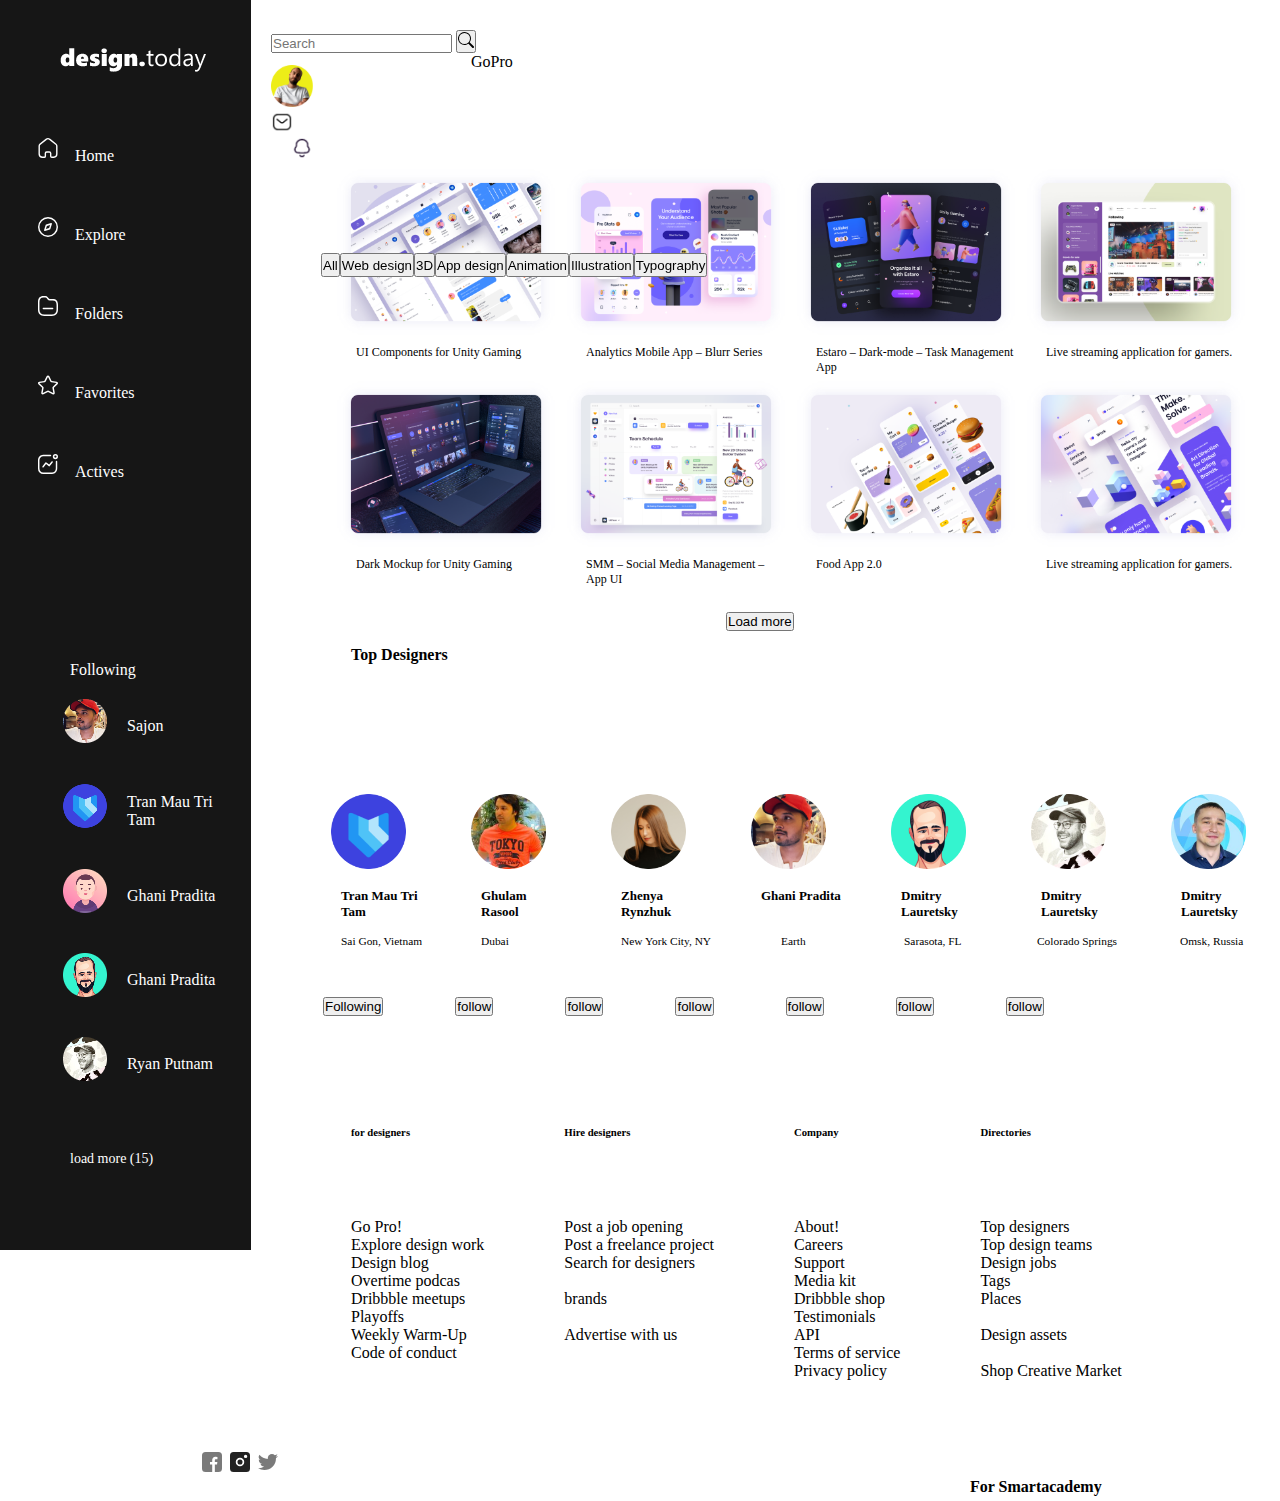
<file: index.html>
<!DOCTYPE html>
<html lang="en">
  <head>
    <meta charset="UTF-8" />
    <meta http-equiv="X-UA-Compatible" content="IE=edge" />
    <meta name="viewport" content="width=device-width, initial-scale=1.0" />
    <link rel="stylesheet" type="text/css" href="styles/style.css" />
    <link href="https://cdn.jsdelivr.net/npm/bootstrap@5.2.2/dist/css/bootstrap.min.css" rel="stylesheet" integrity="sha384-Zenh87qX5JnK2Jl0vWa8Ck2rdkQ2Bzep5IDxbcnCeuOxjzrPF/et3URy9Bv1WTRi" crossorigin="anonymous">
    <title>Shualeduri</title>
  </head>
 
  <body >
    <!-- SIDE NAVBAR -->
      <div class="header">
      
        <div class="side-nav"> 
          <a href="#" class="logo"> 
            <img src="./images/design.today.png" class="logo-img">
          </a>
          <ul class="nav-links">
            <li> <a href="#"><img src="./images/Component 5 – 2.svg" alt="img"></i><p>Home</p></a></li>
            <li> <a href="#"><img src="./images/Component 3 – 2.svg" alt="img"></i><p>Explore</p></a></li>
            <li> <a href="#"><img src="./images/Component 4 – 2.svg" alt="img"></i><p>Folders</p></a></li>
            <li> <a href="#"><img src="./images/Component 8 – 2.svg" alt="img"></i><p>Favorites</p></a></li>
            <li> <a href="#"><img src="./images/Component 1 – 2.svg" alt="img"></i><p>Actives</p></a></li>
            
          </ul>
          <div class="follow">
            <p>
                Following
            </p>
          
          </div>
          <div class="side-img">
            <div class="round-images">
              <div><img src="./images/Rectangle 40.png" alt="img"><p>Sajon</p></div>
          </div>
          <div class="round-images">
            <div><img src="./images/Rectangle 41.png" alt="img"><p>Tran Mau Tri Tam</p></div>
        </div>
        <div class="round-images">
            <div><img src="./images/Rectangle 42.png" alt="img"><p>Ghani Pradita</p></div>
        </div>
        <div class="round-images">
            <div><img src="./images/Rectangle 43.png" alt="img"><p>Ghani Pradita</p></div>
        </div>
        <div class="round-images">
            <div><img src="./images/Rectangle 44.png" alt="img"><p>Ryan Putnam</p></div>
        </div>
        <p class="load-1">
            load more (15)
        </p>
          </div>
        </div>
       <!-- SEARCH BAR -->
    <section> 
     <div class="search-btn">
      <form class="d-flex" role="search">
        <input class="form-control me-2" type="search" placeholder="Search" aria-label="Search">
        <button class="btn btn-outline-success" type="submit"><svg xmlns="http://www.w3.org/2000/svg" width="16" height="16" fill="currentColor" class="bi bi-search" viewBox="0 0 16 16">
          <path d="M11.742 10.344a6.5 6.5 0 1 0-1.397 1.398h-.001c.03.04.062.078.098.115l3.85 3.85a1 1 0 0 0 1.415-1.414l-3.85-3.85a1.007 1.007 0 0 0-.115-.1zM12 6.5a5.5 5.5 0 1 1-11 0 5.5 5.5 0 0 1 11 0z"/>
        </svg></button>
   
         <p>
          GoPro
        </p> 
        <div class="bar-img">
          <a href="./secont.html"><img  src="./images/Group 33.png" height="42px"></a> 
        </div>
        <div class="mess">
        <img src="./images/Component 11 – 2.png" height="22px">
      </div>  
      <div class="bell">
        <img src="./images/Component 7 – 2.png" height="22px">
      </div>         
    </div>
   
 
       <!-- SECOND NAVBAR AND MAIN CONTENT -->
       <div>
        <nav class="navbar">
          <ul class="navbar-ul">
            <button type="button" class="btn btn-light">All</button>
            <button type="button" class="btn btn-light">Web design</button>
            <button type="button" class="btn btn-light">3D</button>
            <button type="button" class="btn btn-light">App design</button>
            <button type="button" class="btn btn-light">Animation</button>
            <button type="button" class="btn btn-light">Illustration</button>
            <button type="button" class="btn btn-light">Typography</button>
            <img src="./images/Group 18.svg" alt="filter">
          </ul>
        </nav>
    </div>
    <div></div>
    <div class="main-content">
      <div class="image-1">
        <img src="./images/Rectangle 45.png" alt="image" width="230px" ><p>UI Components for Unity Gaming</p>
      </div>
      <div class="image-2">
        <img src="./images/Rectangle 46.png" alt="image" width="230px" ><p>Analytics Mobile App – Blurr Series</p>
      </div>
      <div class="image-3">
        <img src="./images/Rectangle 47.png" alt="image" width="230px" ><p>Estaro – Dark-mode – Task Management App</p>
      </div>
      <div class="image-4">
        <img src="./images/Rectangle 48.png" alt="image" width="230px" ><p>Live streaming application for gamers.</p>
      </div>
    </div>
    <div>
      <div class="main-content-2">
        <div class="image-1-1">
          <img src="./images/03.png" alt="image" width="230px" ><p>Dark Mockup for Unity Gaming</p>
        </div>
        <div class="image-2-2">
          <img src="./images/02.png" alt="image" width="230px" ><p>SMM – Social Media Management – App UI</p>
        </div>
        <div class="image-3-3">
          <img src="./images/04.png" alt="image" width="230px" ><p>Food App 2.0</p>
        </div>
        <div class="image-4-4">
          <img src="./images/01.png" alt="image" width="230px" ><p>Live streaming application for gamers.</p>
        </div>
      </div>
      <div class="load">
        <button type="button" class="btn btn-secondary">Load more</button>      
      </div>  
           <!-- TOP DESIGNER -->
           <p class="desig-p">
          Top Designers
           </p>
          <div class="top-design">
        <div class="design">
       
          <div>
          <img  class="photo-img1"
          src="./images/Rectangle 65.png" alt="" width="75px"> <p>Tran Mau Tri Tam</p>
        </div>
        <div>
          <img class="photo-img1"src="./images/Rectangle 69.png" alt="" width="75px"> <p>Ghulam Rasool</p>
        </div>
        <div>
          <img class="photo-img1"src="./images/Rectangle 66.png" alt="" width="75px"> <p>Zhenya Rynzhuk</p>
        </div>
        <div>
          <img class="photo-img" src="./images/Rectangle 67.png" alt="" width="75px"> <p>Ghani Pradita</p>
        </div>
        <div>
          <img class="photo-img" src="./images/Rectangle 71.png" alt="" width="75px"> <p>Dmitry Lauretsky</p>
        </div>
        <div>
          <img class="photo-img"src="./images/Rectangle 68.png" alt="" width="75px"> <p>Dmitry Lauretsky
                   </p>
        </div>
        <div>
          <img class="photo-img"src="./images/Rectangle 72.png" alt="" width="75px"> <p>Dmitry Lauretsky</p>
        </div>
        
        
      </div>
      <div class="paragraph-flex">
        <div class="paragraph">
          <p class="p-1-1">Sai Gon, Vietnam</p>
          <p class="p-1-2" >Dubai</p>
          <p class="p-1-3">New York City, NY</p>
          <p class="p-1-4">Earth</p>
          <p class="p-1-5"> Sarasota, FL</p>
          <p class="p-1-6"> Colorado Springs </p>
          <p class="p-1-7"> Omsk, Russia</p> 
        </div>
      </div>
      <div class="paragraph-flex">
        <div class="paragraph">
          <button type="button" class="btn btn-secondary">Following</button>
          <button type="button" class="btn btn-light">follow</button>
          <button type="button" class="btn btn-light">follow</button>
          <button type="button" class="btn btn-light">follow</button>
          <button type="button" class="btn btn-light">follow</button>
          <button type="button" class="btn btn-light">follow</button>
          <button type="button" class="btn btn-light">follow</button>
        </div>
       
          <div class="footer-section">
            <div class="footer-1">
              <h6>for designers</h6>
              <div class="html-p">
                <p>Go Pro!</p>
                <p>Explore design work</p>
                <p>Design blog </p>
                <p> Overtime podcas</p>
                <p>Dribbble meetups</p>
                <p> Playoffs </p>
                <p>Weekly Warm-Up</p>
                <p> Code of conduct</p>
              </div>
             </div>
             <div class="footer-1">
              <h6>Hire designers</h6>
              <div class="html-p">
                <p>Post a job opening </p>
                <p>Post a freelance project </p>
                <p> Search for designers </p>
               <br>
                <p>  brands</p>
                 <br>
                <p>Advertise with us</p>
              </div>
             </div>
             <div class="footer-1">
              <h6>Company</h6>
              <div class="html-p">
                <p>About!</p>
                <p>Careers</p>
                <p>Support</p>
                <p>Media kit </p>
                <p>Dribbble shop</p>
                <p>Testimonials  </p>
                <p>API</p>
                <p> Terms of service </p>
                <p> Privacy policy</p>
              </div>
             </div>  <div class="footer-1">
              <h6>Directories</h6>
              <div class="html-p">
                <p>Top designers </p>
                <p> Top design teams</p>
                <p>Design jobs  </p>
                <p> Tags</p>
                <p>Places</p>
                <br>
                <p>Design assets </p>
                <br>
                <p>Shop Creative Market</p>
               
              </div>
             </div>
            </section>
       </div>
  </footer>
    
  <div class="fot-cont">
    <div class="fb"> 
    <img src="./images/Component 12 – 2.svg" alt="image">
    <img src="./images/Component 13 – 2.svg" alt="image">
    <img src="./images/Component 14 – 2.svg" alt="image">
  </div>
  <div>
    <p>For Smartacademy</p>
  </div>
  
   
    <script src="https://cdn.jsdelivr.net/npm/bootstrap@5.2.2/dist/js/bootstrap.bundle.min.js" integrity="sha384-OERcA2EqjJCMA+/3y+gxIOqMEjwtxJY7qPCqsdltbNJuaOe923+mo//f6V8Qbsw3" crossorigin="anonymous"></script>    
  </body>
</html>
</file>
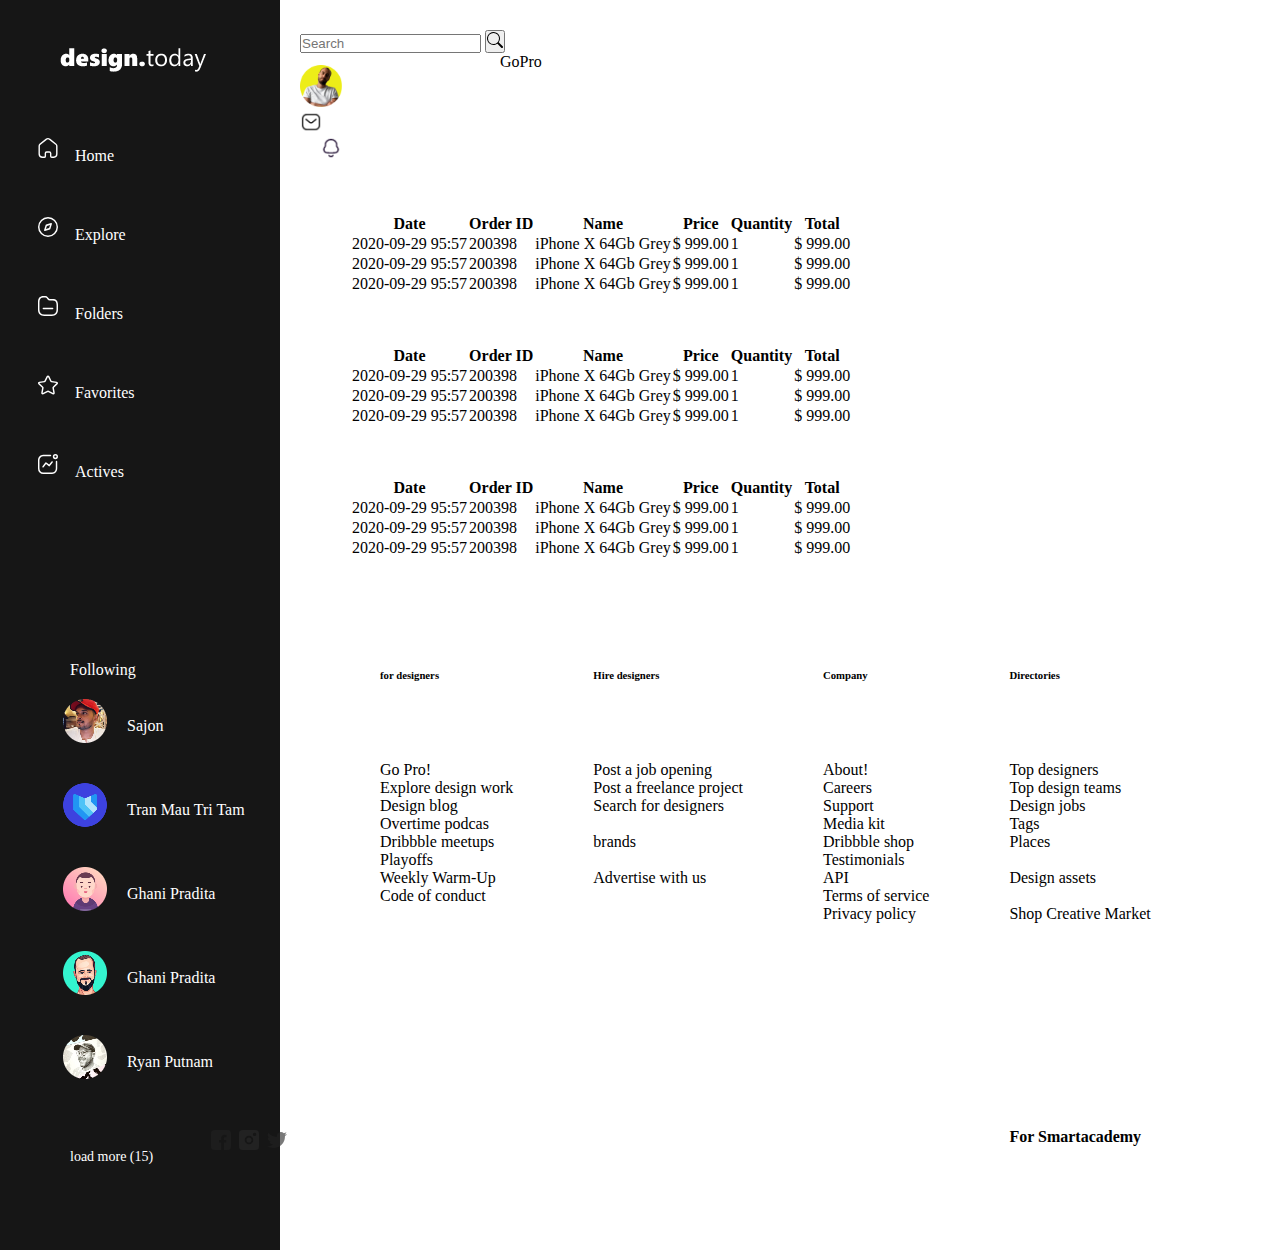
<file: secont.html>
<!DOCTYPE html>
<html lang="en">
  <head>
    <meta charset="UTF-8" />
    <meta http-equiv="X-UA-Compatible" content="IE=edge" />
    <meta name="viewport" content="width=device-width, initial-scale=1.0" />
    <link rel="stylesheet" type="text/css" href="styles/style.css" />
    <link href="https://cdn.jsdelivr.net/npm/bootstrap@5.2.2/dist/css/bootstrap.min.css" rel="stylesheet" integrity="sha384-Zenh87qX5JnK2Jl0vWa8Ck2rdkQ2Bzep5IDxbcnCeuOxjzrPF/et3URy9Bv1WTRi" crossorigin="anonymous">
    <title>Second page</title>
  </head>
  <body>
    <div class="header">
        <div class="side-nav"> 
          <a href="#" class="logo"> 
            <img src="./images/design.today.png" class="logo-img">
          </a>
          <ul class="nav-links">
            <li> <a href="./index.html"><img src="./images/Component 5 – 2.svg" alt="img"></i><p>Home</p></a></li>
            <li> <a href="#"><img src="./images/Component 3 – 2.svg" alt="img"></i><p>Explore</p></a></li>
            <li> <a href="#"><img src="./images/Component 4 – 2.svg" alt="img"></i><p>Folders</p></a></li>
            <li> <a href="#"><img src="./images/Component 8 – 2.svg" alt="img"></i><p>Favorites</p></a></li>
            <li> <a href="#"><img src="./images/Component 1 – 2.svg" alt="img"></i><p>Actives</p></a></li>
            <div class="active"></div>
          </ul>
          <div class="follow">
            <p>
                Following
            </p>
          
          </div>
          <div class="side-img">
            <div class="round-images">
              <div><img src="./images/Rectangle 40.png" alt="img"><p>Sajon</p></div>
          </div>
          <div class="round-images">
            <div><img src="./images/Rectangle 41.png" alt="img"><p>Tran Mau Tri Tam</p></div>
        </div>
        <div class="round-images">
            <div><img src="./images/Rectangle 42.png" alt="img"><p>Ghani Pradita</p></div>
        </div>
        <div class="round-images">
            <div><img src="./images/Rectangle 43.png" alt="img"><p>Ghani Pradita</p></div>
        </div>
        <div class="round-images">
            <div><img src="./images/Rectangle 44.png" alt="img"><p>Ryan Putnam</p></div>
        </div>
        <p class="load-1">
            load more (15)
        </p>
          </div>
          </div>
          <section class="section-1"> 
            <div class="search-btn">
             <form class="d-flex" role="search">
               <input class="form-control me-2" type="search" placeholder="Search" aria-label="Search">
               <button class="btn btn-outline-success" type="submit"><svg xmlns="http://www.w3.org/2000/svg" width="16" height="16" fill="currentColor" class="bi bi-search" viewBox="0 0 16 16">
                 <path d="M11.742 10.344a6.5 6.5 0 1 0-1.397 1.398h-.001c.03.04.062.078.098.115l3.85 3.85a1 1 0 0 0 1.415-1.414l-3.85-3.85a1.007 1.007 0 0 0-.115-.1zM12 6.5a5.5 5.5 0 1 1-11 0 5.5 5.5 0 0 1 11 0z"/>
               </svg></button>
               <p>
                 GoPro
               </p>
                
               <div class="bar-img">
                 <a href="./secont.html"><img  src="./images/Group 33.png" height="42px"></a> 
               </div>
               <div class="mess">
               <img src="./images/Component 11 – 2.png" height="22px">
             </div>  
             <div class="bell">
               <img src="./images/Component 7 – 2.png" height="22px">
             </div> 
             
             </form>            
         
        </div>
          
                 
                <table class="table">
                  <thead>
                    <tr>
                      <th scope="col">Date</th>
                      <th scope="col">Order ID</th>
                      <th scope="col">Name</th>
                      <th scope="col">Price</th>
                      <th scope="col">Quantity</th>
                      <th scope="col">Total</th>
                    </tr>
                  </thead>
                  <tbody class="table-group-divider">
                    <tr>
                      
                      <td>2020-09-29 95:57</td>
                      <td>200398</td>
                      <td>iPhone X 64Gb Grey</td>
                      <td>$ 999.00</td>
                      <td>1</td>
                      <td>$ 999.00</td>
                       
                    </tr>
                    <tr>
                      
                      <td>2020-09-29 95:57</td>
                      <td>200398</td>
                      <td>iPhone X 64Gb Grey</td>
                      <td>$ 999.00</td>
                      <td>1</td>
                      <td>$ 999.00</td>
                       
                    </tr>
                    <tr>
                      
                      <td>2020-09-29 95:57</td>
                      <td>200398</td>
                      <td>iPhone X 64Gb Grey</td>
                      <td>$ 999.00</td>
                      <td>1</td>
                      <td>$ 999.00</td>
                       
                    </tr>
                  </tbody>
                </table>
                <table class="table">
                  <thead>
                    <tr>
                      <th scope="col">Date</th>
                      <th scope="col">Order ID</th>
                      <th scope="col">Name</th>
                      <th scope="col">Price</th>
                      <th scope="col">Quantity</th>
                      <th scope="col">Total</th>
                    </tr>
                  </thead>
                  <tbody class="table-group-divider">
                    <tr>
                      
                      <td>2020-09-29 95:57</td>
                      <td>200398</td>
                      <td>iPhone X 64Gb Grey</td>
                      <td>$ 999.00</td>
                      <td>1</td>
                      <td>$ 999.00</td>
                       
                    </tr>
                    <tr>
                      
                      <td>2020-09-29 95:57</td>
                      <td>200398</td>
                      <td>iPhone X 64Gb Grey</td>
                      <td>$ 999.00</td>
                      <td>1</td>
                      <td>$ 999.00</td>
                       
                    </tr>
                    <tr>
                      
                      <td>2020-09-29 95:57</td>
                      <td>200398</td>
                      <td>iPhone X 64Gb Grey</td>
                      <td>$ 999.00</td>
                      <td>1</td>
                      <td>$ 999.00</td>
                       
                    </tr>
                  </tbody>
                </table>
                <table class="table">
                  <thead>
                    <tr>
                      <th scope="col">Date</th>
                      <th scope="col">Order ID</th>
                      <th scope="col">Name</th>
                      <th scope="col">Price</th>
                      <th scope="col">Quantity</th>
                      <th scope="col">Total</th>
                    </tr>
                  </thead>
                  <tbody class="table-group-divider">
                    <tr>
                      
                      <td>2020-09-29 95:57</td>
                      <td>200398</td>
                      <td>iPhone X 64Gb Grey</td>
                      <td>$ 999.00</td>
                      <td>1</td>
                      <td>$ 999.00</td>
                       
                    </tr>
                    <tr>
                      
                      <td>2020-09-29 95:57</td>
                      <td>200398</td>
                      <td>iPhone X 64Gb Grey</td>
                      <td>$ 999.00</td>
                      <td>1</td>
                      <td>$ 999.00</td>
                       
                    </tr>
                    <tr>
                      
                      <td>2020-09-29 95:57</td>
                      <td>200398</td>
                      <td>iPhone X 64Gb Grey</td>
                      <td>$ 999.00</td>
                      <td>1</td>
                      <td>$ 999.00</td>
                       
                    </tr>
                  </tbody>
                </table>
                <div class="footer-section">
                  <div class="footer-1">
                    <h6>for designers</h6>
                    <div class="html-p">
                      <p>Go Pro!</p>
                      <p>Explore design work</p>
                      <p>Design blog </p>
                      <p> Overtime podcas</p>
                      <p>Dribbble meetups</p>
                      <p> Playoffs </p>
                      <p>Weekly Warm-Up</p>
                      <p> Code of conduct</p>
                    </div>
                   </div>
                   <div class="footer-1">
                    <h6>Hire designers</h6>
                    <div class="html-p">
                      <p>Post a job opening </p>
                      <p>Post a freelance project </p>
                      <p> Search for designers </p>
                     <br>
                      <p>  brands</p>
                       <br>
                      <p>Advertise with us</p>
                    </div>
                   </div>
                   <div class="footer-1">
                    <h6>Company</h6>
                    <div class="html-p">
                      <p>About!</p>
                      <p>Careers</p>
                      <p>Support</p>
                      <p>Media kit </p>
                      <p>Dribbble shop</p>
                      <p>Testimonials  </p>
                      <p>API</p>
                      <p> Terms of service </p>
                      <p> Privacy policy</p>
                    </div>
                   </div>  <div class="footer-1">
                    <h6>Directories</h6>
                    <div class="html-p">
                      <p>Top designers </p>
                      <p> Top design teams</p>
                      <p>Design jobs  </p>
                      <p> Tags</p>
                      <p>Places</p>
                      <br>
                      <p>Design assets </p>
                      <br>
                      <p>Shop Creative Market</p>
                      <div class="fot-cont-1">
                        <div class="fb"> 
                        <img src="./images/Component 12 – 2.svg" alt="image">
                        <img src="./images/Component 13 – 2.svg" alt="image">
                        <img src="./images/Component 14 – 2.svg" alt="image">
                      </div>
                      <div>
                        <p>For Smartacademy</p>
                      </div>
                    </div>
                    
                   </div>
                   
                  
                  
              </section>
 
    
 
 
    
   
    
     
    <script src="https://cdn.jsdelivr.net/npm/bootstrap@5.2.2/dist/js/bootstrap.bundle.min.js" integrity="sha384-OERcA2EqjJCMA+/3y+gxIOqMEjwtxJY7qPCqsdltbNJuaOe923+mo//f6V8Qbsw3" crossorigin="anonymous"></script>    
  </body>
</html>
</file>
<file: styles/style.css>
* {
  margin: 0;
  padding: 0;
  box-sizing: border-box;
}

.side-nav {
  background: rgb(22, 22, 22) 0% 0% no-repeat padding-box;
  height: 1250px;
  width: 280px;
  /* position: fixed; */
}

/* LOGO AND NAVIGATION */
.logo {
  margin-left: 60px;
}

.nav-links {
  list-style: none;
  position: relative;
  margin-left: 22px;
  margin-top: 40px;
}
.nav-links li {
  padding: 10px 0;
}
.nav-links li a {
  color: white;
  text-decoration: none;
  padding: 10px 14px;
  display: flex;
  align-items: center;
}
.nav-links li a img {
  margin-right: 15px;
  margin-bottom: 15px;
}
.nav-links li :hover {
  transition: 0.3s;
}

.side-img div p:hover {
  color: #cf238a;
  transition: 0.3s;
}
.side-img div {
  position: relative;
  padding: 10px 14px;
  display: flex;
  align-items: center;
}
.side-img div p {
  margin-left: 20px;
  color: white;
  margin-top: 10px;
}
.side-img img {
  margin-left: 35px;
}
.follow p {
  margin-top: 150px;
  margin-left: 70px;
  color: white;
}
.side-img p {
  margin-left: 70px;
  color: white;
  margin-top: 50px;
}

.logo img {
  margin-top: 40px;
}
.header {
  display: flex;
}

.search-btn {
  margin-top: 30px;
  margin-left: 20px;
  width: 800px;
}
.search-btn p {
  margin-left: 200px;
  margin-right: 140px;
}
.mess {
  margin-right: -90px;
}
.bell {
  margin-right: -90px;
  margin-left: 20px;
}
.bar-img {
  margin-right: -90px;
  margin-top: -6px;
}

/* Navugation */
.load {
  padding: 15px;
  margin-left: 460px;
  padding-right: 10px;
  margin-top: 10px;
}

.nav-links a:hover {
  background: #cf238a;
  transition: 0.3;
  width: 210px;
  border-radius: 28px;
}
.nav-links {
  color: white;
}
.navbar {
  margin-top: 90px;
  margin-left: 70px;
  position: fixed;
}

.navbar-ul {
  display: flex;
}
.navbar img {
  margin-left: 220px;
}

.navbar-ul a {
  text-decoration: none;
  color: black;
}
.main-content {
  margin-left: 80px;
}
/* MAIN_IMAGES */
.main-content {
  display: flex;
}
.main-content :hover {
  background-color: #ff0088;
}
.image-1 p,
.image-2 p,
.image-3 p,
.image-4 p {
  margin-left: 25px;
  font-size: 12px;
  font-weight: 500;
  width: 200px;
}
.image-3 p,
.image-4 p {
  width: 200px;
}
.main-content-2 :hover {
  background-color: #ff0088;
}

.main-content-2 {
  display: flex;
  margin-left: 80px;
}

.main-content-2 {
  display: flex;
  margin-left: 80px;
}
.image-1-1 p,
.image-2-2 p,
.image-3-3 p,
.image-4-4 p {
  margin-left: 25px;
  font-size: 12px;
  font-weight: 500;
  width: 200px;
}
.image-3-3 p,
.image-4-4 p {
  width: 200px;
}
.load-1 {
  margin-top: 40px;
  margin-left: 500px;
  font-size: 14px;
}
.design {
  display: flex;
  margin-left: 30px;
}
.design img {
  margin-top: 180px;
  margin-left: 50px;
}
.design p {
  margin-left: 60px;
  margin-top: 15px;
  font-size: 13px;
  font-weight: 550;
  width: 80px;
}
.paragraph {
  display: flex;
}
.p-1-1 {
  width: 100px;
  font-size: 11.4px;
  margin-left: 90px;
}
.p-1-1 {
  margin-top: 15px;
  width: 100px;
  font-size: 11.4px;
  margin-left: 90px;
}
.p-1-2 {
  margin-top: 15px;
  width: 100px;
  font-size: 11.4px;
  margin-left: 40px;
}
.p-1-3 {
  margin-top: 15px;
  width: 100px;
  font-size: 11.4px;
  margin-left: 40px;
}
.p-1-4 {
  margin-top: 15px;
  width: 100px;
  font-size: 11.4px;
  margin-left: 60px;
}
.p-1-5 {
  margin-top: 15px;
  width: 100px;
  font-size: 11.4px;
  margin-left: 23px;
}
.p-1-6 {
  margin-top: 15px;
  width: 100px;
  font-size: 11.4px;
  margin-left: 33px;
}
.p-1-7 {
  margin-top: 15px;
  width: 100px;
  font-size: 11.4px;
  margin-left: 43px;
}

/* FOOTER SECTION */
.desig-p {
  margin-left: 100px;
  margin-bottom: -50px;
  font-weight: 650;
}
.footer-section {
  margin-left: 90px;
  margin-top: 40px;
  display: flex;
}
.footer-1 {
  margin: 70px;
  margin-left: 10px;
}
.html-p {
  margin-top: 80px;
}
.paragraph button {
  margin-top: 50px;
  margin-left: 72px;
}
.fot-cont {
  align-items: center;
  margin-left: 200px;
  margin-bottom: 5px;
}
.fot-cont p {
  margin-left: 770px;
  font-weight: 700;
}
/* SEDOND HTML */
.fot-cont-1 {
  display: flex;
  margin-left: -800px;
  margin-top: 205px;
}
.fot-cont-1 p {
  margin-left: 720px;
  font-weight: 700;
}
.table {
  margin-top: 50px;
  margin-left: 70px;
}
.table thead :hover {
  background-color: #d1d1d1;
}
.table tr :hover {
  background-color: #e6e6e6;
}

@media (max-width: 1024px) {
  .side-nav {
    display: none;
  }
  .mess {
    display: none;
  }
  .bar-img {
    margin-left: -5px;
  }
  .bell {
    display: none;
  }
  .search-btn {
    width: 200px;
  }
  .search-btn p {
    margin-left: 10px;
    margin-right: 10px;
  }
  .navbar-ul {
    display: none;
  }
  .main-content {
    width: 230px;

    display: block;
  }
  .main-content-2 {
    width: 230px;

    display: block;
  }
  .load {
    padding: 15px;
    margin-left: 140px;
    padding-right: 10px;
    margin-top: 10px;
  }
  .design {
    display: inline;
    margin: 10px;
  }
  .table {
    width: 10px;
  }
  .table {
    margin-top: 5px;
    margin-left: 5px;
    width: 200px;
  }
  .paragraph-flex {
    display: none;
  }
  .fot-cont {
    display: inline;
  }
  .fot-cont p {
    margin-top: -20px;
    margin-left: 180px;
    font-weight: 700;
  }
  .photo-img {
    display: none;
  }
  .design {
    display: flex;
    align-items: center;
  }
  .design p {
    display: none;
    align-items: center;
  }
  .photo-img1 {
    padding: 5px;
  }
  .photo-img1 {
    margin-right: -40px;
  }
}
</file>
